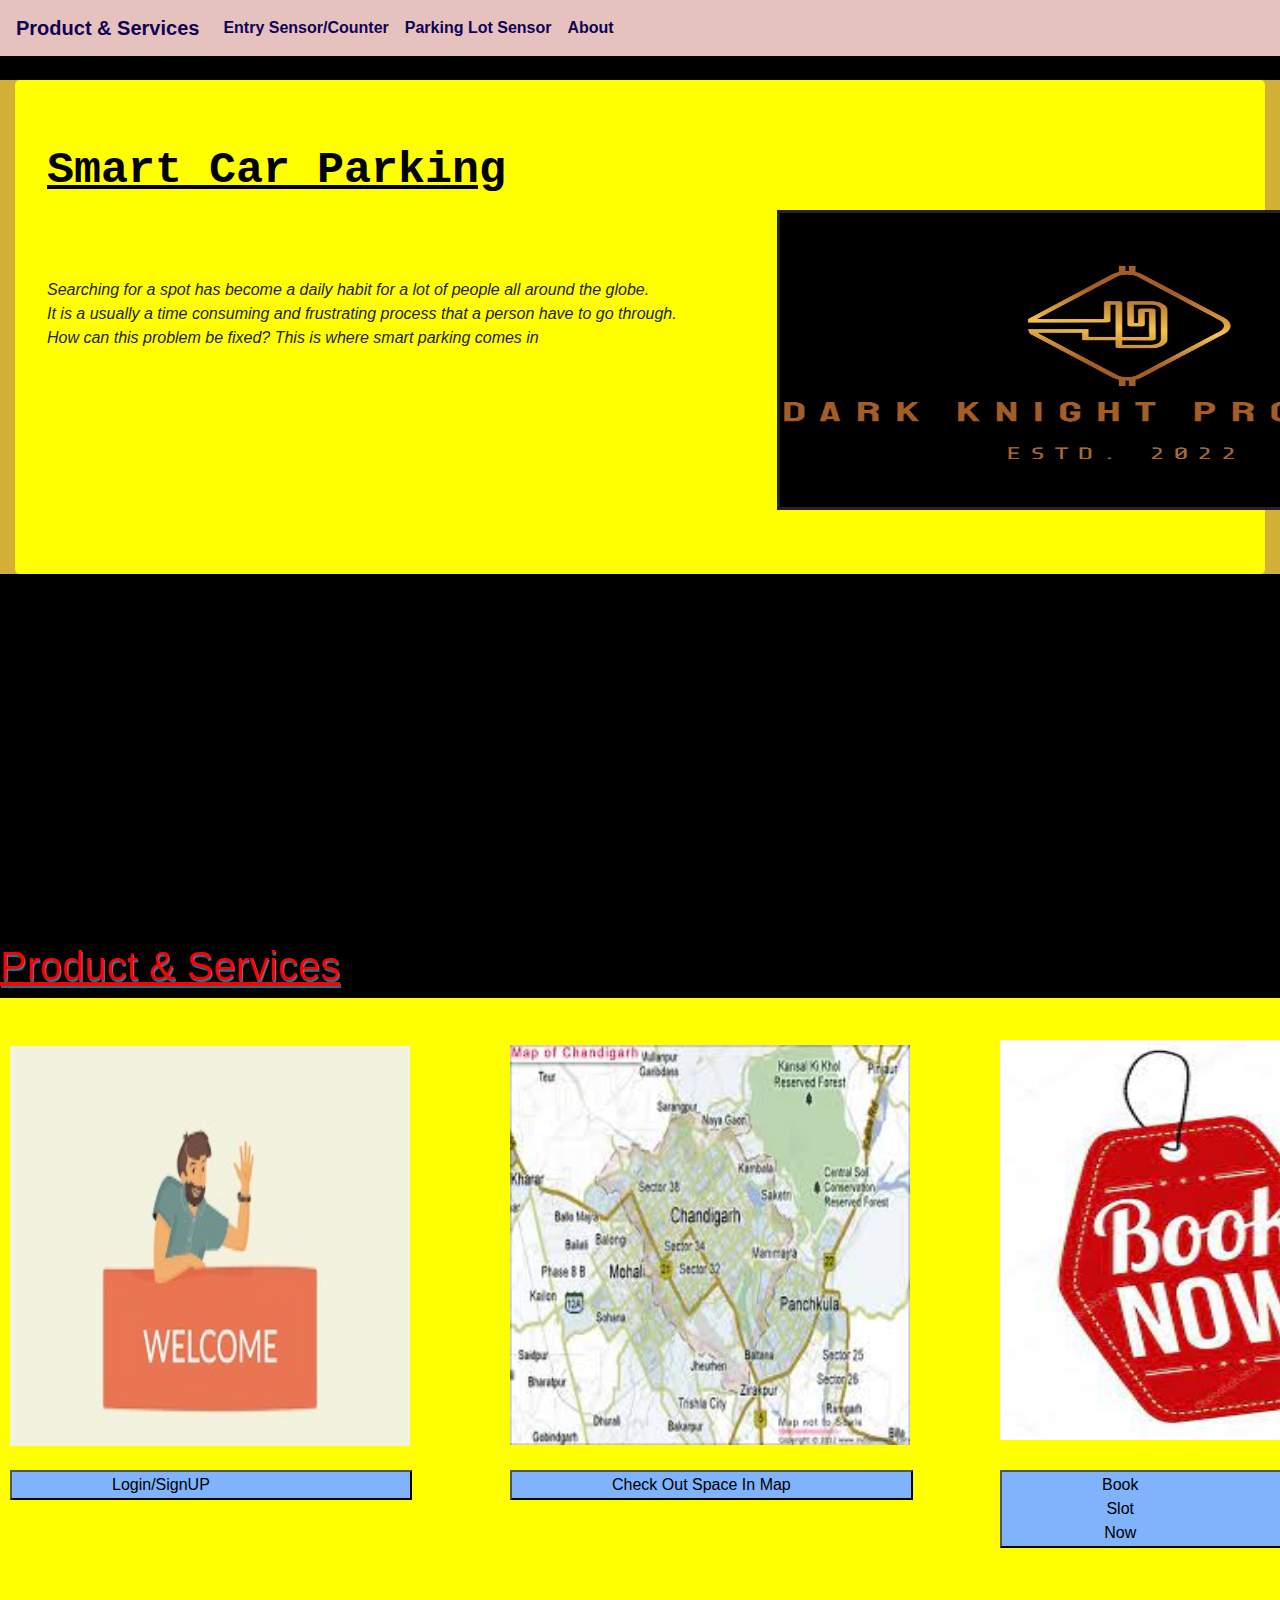
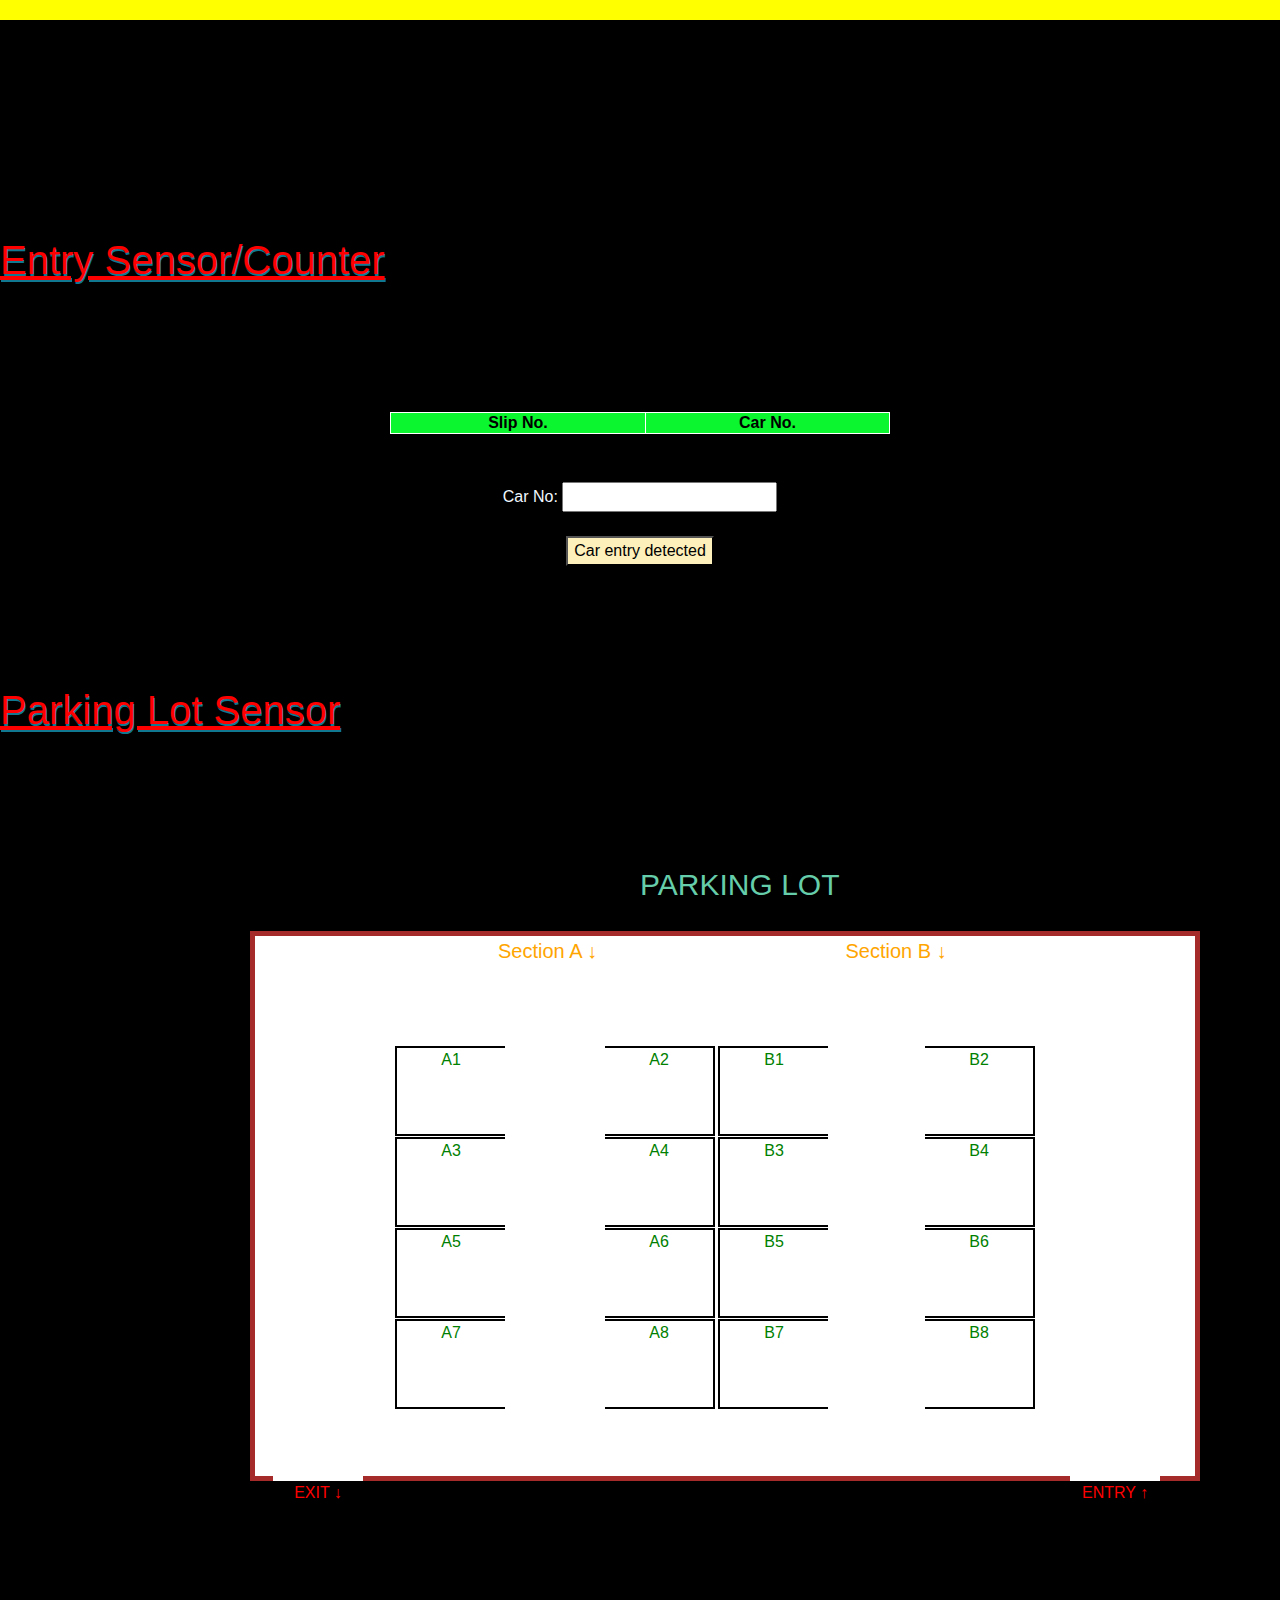
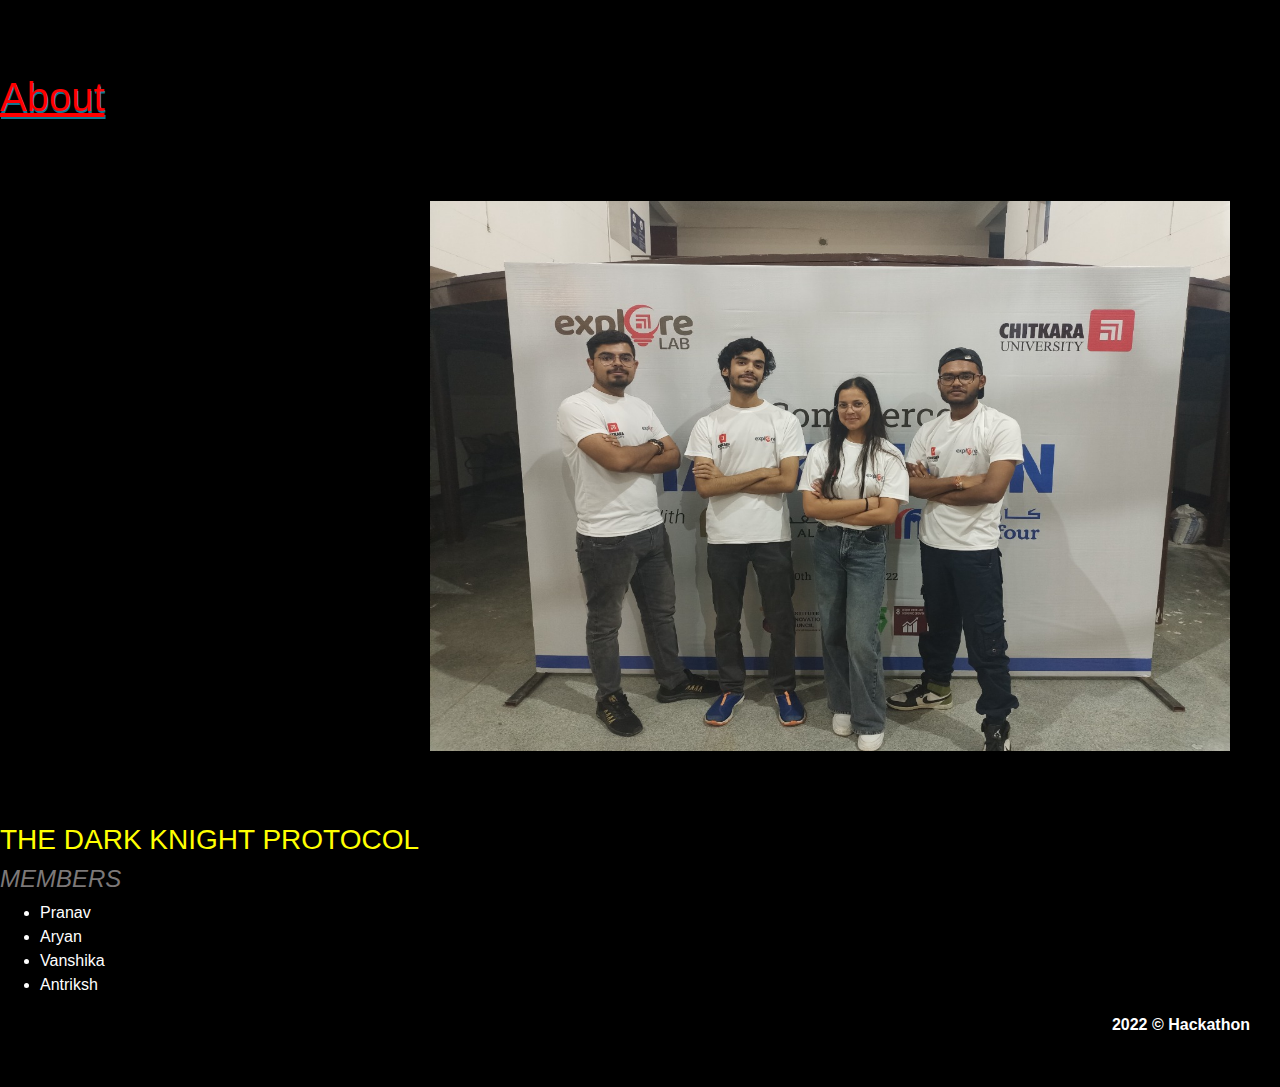
<file: index.html>
<html>
    <head>
        <title>Smart Parking</title>
        <link rel="stylesheet" href="https://maxcdn.bootstrapcdn.com/bootstrap/4.5.2/css/bootstrap.min.css">
        <script src="https://ajax.googleapis.com/ajax/libs/jquery/3.5.1/jquery.min.js">  
        </script>
        <script src="https://cdnjs.cloudflare.com/ajax/libs/popper.js/1.16.0/umd/popper.min.js">
        </script>
        <script src="https://maxcdn.bootstrapcdn.com/bootstrap/4.5.2/js/bootstrap.min.js">
        </script>
        <script src="https://ajax.googleapis.com/ajax/libs/jquery/3.5.1/jquery.min.js"></script>
        <script src="script.js"></script>
        <link rel="stylesheet" href="style.css">
        
    </head>
    <body>
        <nav class="navbar navbar-expand-sm" style="background-color:#E6C2BF;">
            <a class="navbar-brand" href="#product&services" style="color: rgb(16, 3, 84);"><b>Product & Services</b></a>
            <ul class="navbar-nav">
               
                <li class="nav-item" style="align-items: right;">
                    <a class="nav-link active" href="#Entry Sensor/Counter" style="color: rgb(16, 3, 84);"><b>Entry Sensor/Counter</b></a>
                </li>
                <li class="nav-item">
                    <a class="nav-link" href="#Parking Lot Sensor" style="color: rgb(16, 3, 84);"><b>Parking Lot Sensor</b></a>
                </li>
                <li class="nav-item">
                    <a class="nav-link" href="#about" style="color: rgb(16, 3, 84);"><b>About </b></a>
                </li>
            </ul>
        </nav>
        <div class="container-fluid" style=" text-align: center; font: size 20px;">
        
        </div>
        <br>
        <div class="container-fluid" style="background-color:#D4AF37">
            <div class="jumbotron" style="background-color:#FFFF00;" >
                <h1 style="font-family:'Courier New', Courier, monospace;font-size: 45px;color:black"><b><u>Smart Car Parking</u></b></h1>
                <div><br><br><br>
                <i>Searching for a spot has become a daily habit for a lot of people all around the globe.<br> It is a usually a time consuming and frustrating process 
                    that a person have to go through.<br> How can this problem be fixed? This is where smart parking comes in</i>
                </div><div>
                <img src="img/Dark Knight Protocol.jpeg" alt="img" style="border: solid;height:300px;width: 700px;margin-left: 730px;margin-top: -140px;">
            </div>
            </div>
            </div>
        </div><br><br><br><br><br><br><br><br><br><br><br><br><br><br>
        <div id="product&services"><h1 style="color:red; font: size 10px;text-shadow:1px 2px 0px rgb(17, 120, 146);"><u>Product & Services</u></h1></div>
        <div style="background-color: #FFFF00;"><br><br>
            <div class="project1"> 
                <img src="img/download.jpeg" style="width: 400px;height: 400px;margin-left: 10px;"><br><br>
            <a href="assets/login.html">    <button type="button" style="margin-left:10px;padding-left:100px;padding-right:200px;background-color:rgb(127, 179, 251);">Login/SignUP</button></a>
            <div>
                <img src="img/map.jpeg" style="width:400px;height: 400px;margin-left:510px;margin-top: -455px;">
                <button type="button" style="margin-left:510px;margin-top:-30px;padding-left: 100px;padding-right:120px ;background-color:rgb(127, 179, 251);"><a href="assets/map.html" style="text-decoration:none;color: black;">Check Out Space In Map</a></button>
            </div>
            <div>
                <img src="img/book.jpeg" style="width: 400px;height: 400px;margin-left: 1000px;margin-top:-460px;">
                <button type="button" style="padding-left: 100px;padding-right:200px;margin-left:1000px;margin-top:-30px;background-color:rgb(127, 179, 251) ;">Book Slot Now</button>
            </div>
        
          </div>  
          <br><br><br>
        </div>
        <br><br><br><br><br><br><br><br><br>
        <div id="Entry Sensor/Counter"><h1 style="color:red; font: size 10px;text-shadow:1px 2px 0px rgb(17, 120, 146);"><u>Entry Sensor/Counter</u></h1></div><br>
        <br><br><br><br> <center><div> 
        <table style="background-color: rgb(11, 246, 46);color:black;width: 500px;text-align: center;">
            <tr>
              <th>Slip No.</th>
              <th>Car No.</th>
            </tr>
            
          </table>
          <br><br>
          <div class="tab" style="color:aliceblue;">
            <input type="hidden" id="inc" value=1  ></input>
            Car No:   <input type="text" id="SN" name="SN">
         
          <br><br>
          <button onclick="buttonClick()" id="btn1" style="background-color:rgb(254, 240, 186);">Car entry detected</button>
        </div>
    </div></center>
    <br><br><br><br><br>
    
        <div id="Parking Lot Sensor"><h1 style="color:red; font: size 10px;text-shadow:1px 2px 0px rgb(17, 120, 146);"><u>Parking Lot Sensor</u></h1></div><br>
        <br><br><br><br>
            <span style="font-size: 30px;font-family:'Franklin Gothic Medium', 'Arial Narrow', Arial, sans-serif;color:mediumaquamarine;margin-left: 640px;">PARKING LOT</span>
            
                <div ><br>
            <div id="parking lot" style="border: 5px solid brown;height: 550px;width: 950px;margin-left: 250px;background-color: white;">
                <span style="padding:243px;font-size: 20px;color: orange;">Section A &#8595</span>
                <span style="padding:1px;font-size: 20px;color: orange;">Section B &#8595</span>
                <div id="A1" class ="slot" style="border-right: 0;margin-left: 140px;margin-top: 80px;">A1<br><p id="a1" style="display:none;"><b>CAR</b></p></div>
                <div id="A3" class ="slot" style="border-right: 0;margin-left: 140px;margin-top: 1px;">A3<br><p id="a3" style="display:none;"><b>CAR</b></p></div>
                <div id="A5" class ="slot" style="border-right: 0;margin-left: 140px;margin-top: 1px;">A5<br><p id="a5" style="display:none;"><b>CAR</b></p></div>
                <div id="A7" class ="slot" style="border-right: 0;margin-left: 140px;margin-top: 1px;">A7<br><p id="a7" style="display:none;"><b>CAR</b></p></div>
            
            
                <div id="A2" class ="slot" style="border-left: 0;margin-left: 350px;margin-top: -363px;">A2<br><p id="a2" style="display:none;"><b>CAR</b></p></div>
                <div id="A4" class ="slot" style="border-left: 0;margin-left: 350px;margin-top: 1px;">A4<br><p id="a4" style="display:none;"><b>CAR</b></p></div>
                <div id="A6" class ="slot" style="border-left: 0;margin-left: 350px;margin-top: 1px;">A6<br><p id="a6" style="display:none;"><b>CAR</b></p></div>
                <div id="A8" class ="slot" style="border-left: 0;margin-left: 350px;margin-top: 1px;">A8<br><p id="a8" style="display:none;"><b>CAR</b></p></div>
    
                <div id="B1" class ="slot" style="border-right: 0;margin-left: 463px;margin-top: -363px;">B1<br><p id="b1" style="display:none;"><b>CAR</b></p></div>
                <div id="B3" class ="slot" style="border-right: 0;margin-left: 463px;margin-top: 1px;">B3<br><p id="b3" style="display:none;"><b>CAR</b></p></div>
                <div id="B5" class ="slot" style="border-right: 0;margin-left: 463px;margin-top: 1px;">B5<br><p id="b5" style="display:none;"><b>CAR</b></p></div>
                <div id="B7" class ="slot" style="border-right: 0;margin-left: 463px;margin-top: 1px;">B7<br><p id="b7" style="display:none;"><b>CAR</b></p></div>
    
                <div id="B2" class ="slot" style="border-left: 0;margin-left: 670px;margin-top: -363px;">B2<br><p id="b2" style="display:none;"><b>CAR</b></p></div>
                <div id="B4" class ="slot" style="border-left: 0;margin-left: 670px;margin-top: 1px;">B4<br><p id="b4" style="display:none;"><b>CAR</b></p></div>
                <div id="B6" class ="slot" style="border-left: 0;margin-left: 670px;margin-top: 1px;">B6<br><p id="b6" style="display:none;"><b>CAR</b></p></div>
                <div id="B8" class ="slot" style="border-left: 0;margin-left: 670px;margin-top: 1px;">B8<br><p id="b8" style="display:none;"><b>CAR</b></p></div>
    
            </div>
            <div id="entry" style="margin-left: 273px;margin-top:-5px;border: 5px solid white;border-left:0px;border-right:0px;border-bottom:0px;width: 90px;color: red;text-align: center;">EXIT &#8595</div>
            <div id="entry" style="margin-left: 1070px;margin-top:-29px;border: 5px solid white;border-left:0px;border-right:0px;border-bottom:0px;width: 90px;color: red;text-align: center;">ENTRY &#8593</div>
            <br><br><br><br><br>
        </div>
        <br><br>
        <div id="about"><h1 style="color:red; font: size 10px;text-shadow:1px 2px 0px rgb(17, 120, 146);"><u>About</u></h1><br><br><br>
            <img src="img/IMG20220830211123.jpeg" style="width:800px;height:550px;margin-left: 430px;"><br><br><br><br>
            <B><h3 style="color: #FFFF00;">THE DARK KNIGHT PROTOCOL</h3></B>
            <h4><i style="color: rgb(124, 120, 120);">MEMBERS</i></h4>
            <ul style="color: white;"> 
                <li> 
                    Pranav
                </li>
                <li>
                    Aryan
                </li>
                <li>
                   Vanshika
                </li>
                <li>
                   Antriksh
                </li>
            </ul>
        <p style="color: white;text-align: right;margin-right: 30px;"><b>2022 &#169 Hackathon</b><hr><hr></p>
        <p></p>
    </body>
</html>
</file>
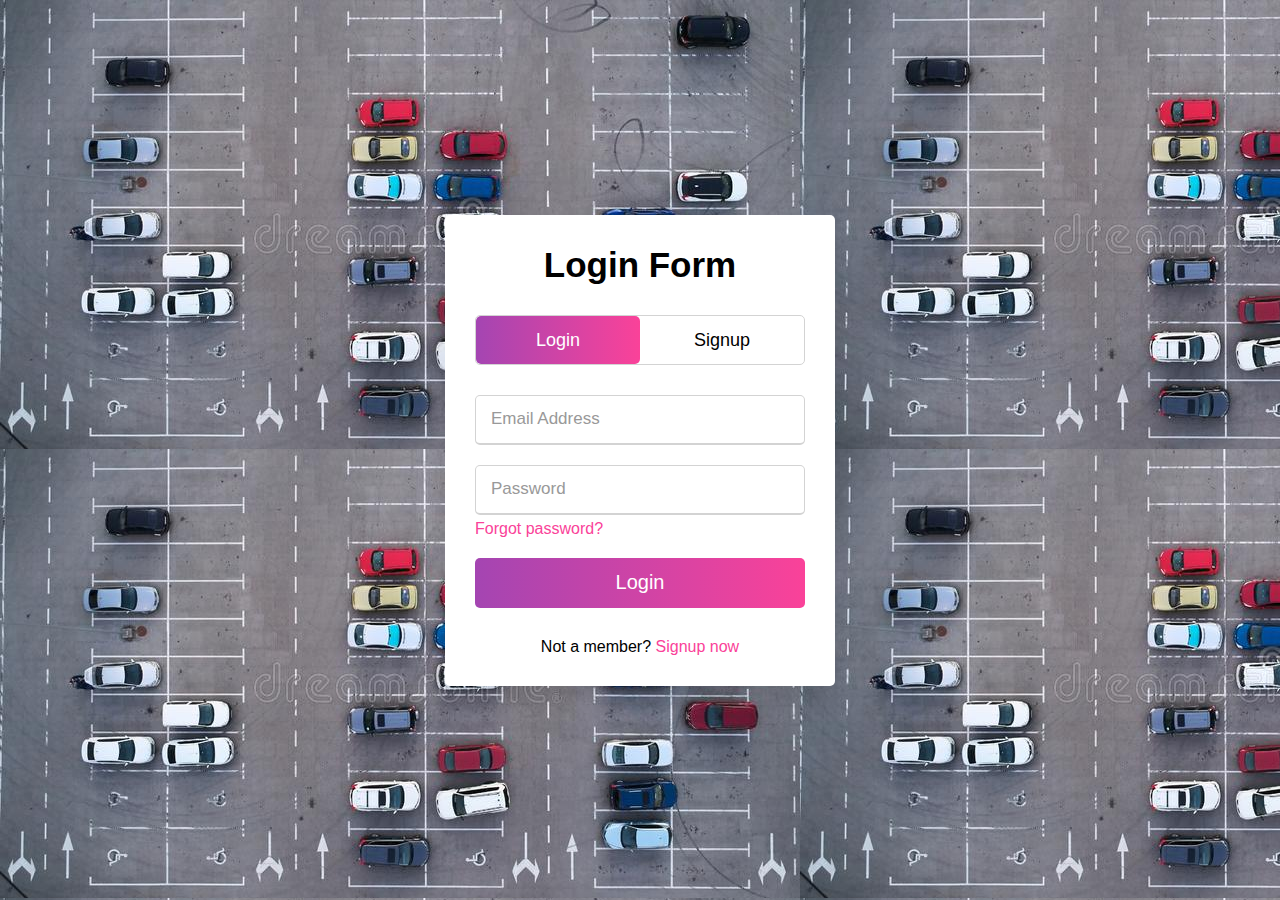
<file: assets/login.html>
<!DOCTYPE html>
<!-- Created By CodingNepal -->
<html lang="en" dir="ltr">
   <head>
      <meta charset="utf-8">
      <title>Login and Registration Form in HTML | CodingNepal</title>
      <link rel="stylesheet" href="login page.css">
      <meta name="viewport" content="width=device-width, initial-scale=1.0">
      <style>
        body{
            background-image: url("parking.jpeg");
        }
      </style>
   </head>
   <body>
      <div class="wrapper">
         <div class="title-text">
            <div class="title login">
               Login Form
            </div>
            <div class="title signup">
               Signup Form
            </div>
         </div>
         <div class="form-container">
            <div class="slide-controls">
               <input type="radio" name="slide" id="login" checked>
               <input type="radio" name="slide" id="signup">
               <label for="login" class="slide login">Login</label>
               <label for="signup" class="slide signup">Signup</label>
               <div class="slider-tab"></div>
            </div>
            <div class="form-inner">
               <form action="#" class="login">
                  <div class="field">
                     <input type="text" placeholder="Email Address" required>
                  </div>
                  <div class="field">
                     <input type="password" placeholder="Password" required>
                  </div>
                  <div class="pass-link">
                     <a href="#">Forgot password?</a>
                  </div>
                  <div class="field btn">
                     <div class="btn-layer"></div>
                     <input type="submit" value="Login">
                  </div>
                  <div class="signup-link">
                     Not a member? <a href="">Signup now</a>
                  </div>
               </form>
               <form action="#" class="signup">
                  <div class="field">
                     <input type="text" placeholder="Email Address" required>
                  </div>
                  <div class="field">
                     <input type="password" placeholder="Password" required>
                  </div>
                  <div class="field">
                     <input type="password" placeholder="Confirm password" required>
                  </div>
                  <div class="field btn">
                     <div class="btn-layer"></div>
                     <input type="submit" value="Signup">
                  </div>
               </form>
            </div>
         </div>
      </div>
      <script>
         const loginText = document.querySelector(".title-text .login");
         const loginForm = document.querySelector("form.login");
         const loginBtn = document.querySelector("label.login");
         const signupBtn = document.querySelector("label.signup");
         const signupLink = document.querySelector("form .signup-link a");
         signupBtn.onclick = (()=>{
           loginForm.style.marginLeft = "-50%";
           loginText.style.marginLeft = "-50%";
         });
         loginBtn.onclick = (()=>{
           loginForm.style.marginLeft = "0%";
           loginText.style.marginLeft = "0%";
         });
         signupLink.onclick = (()=>{
           signupBtn.click();
           return false;
         });
      </script>
   </body>
</html>
</file>
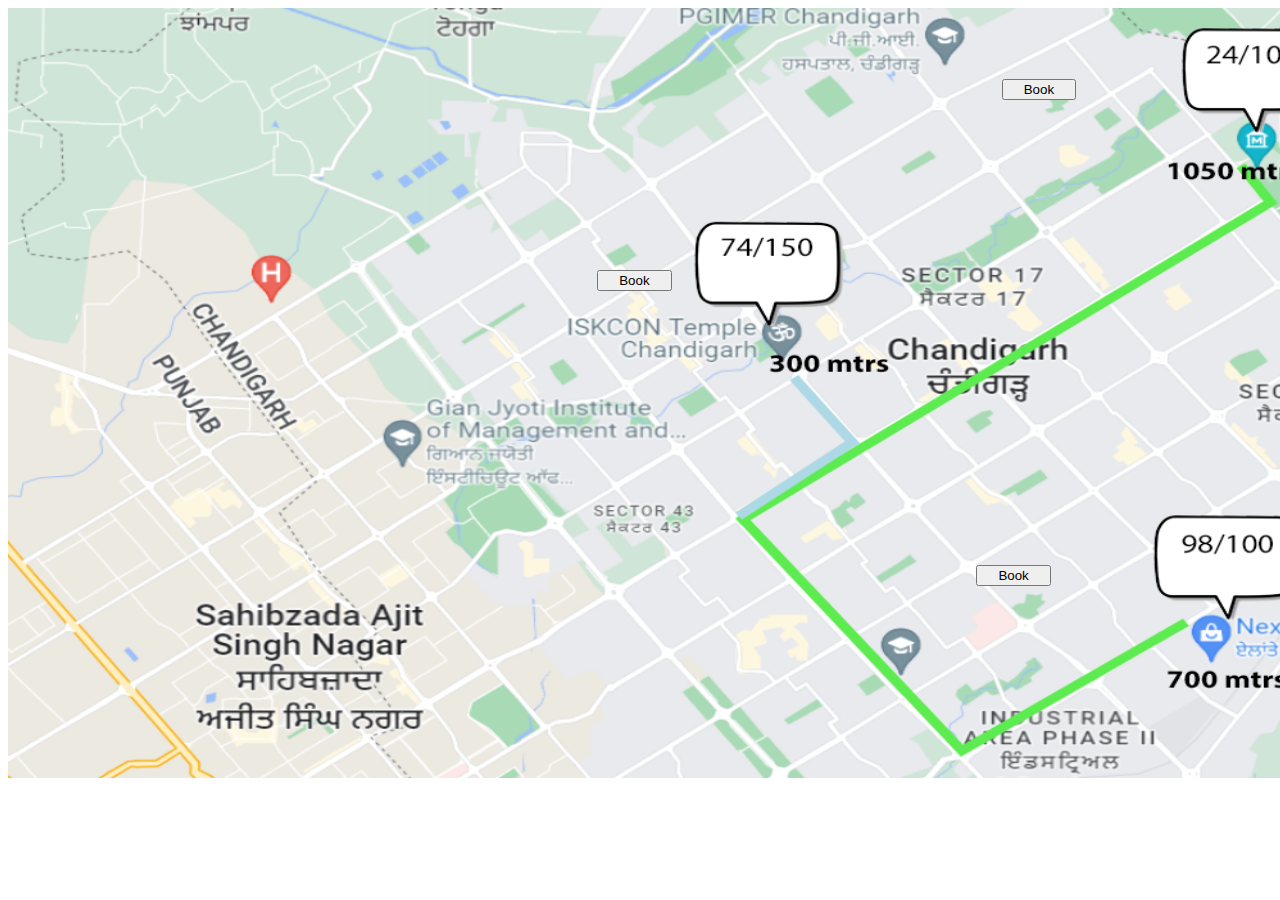
<file: assets/map.html>
<!DOCTYPE html>
<html lang="en">
<head>
    <meta charset="UTF-8">
    <meta http-equiv="X-UA-Compatible" content="IE=edge">
    <meta name="viewport" content="width=device-width, initial-scale=1.0">
    <title>Document</title><style>
      .container {
        position: relative;
    }
    .center {
  position: absolute;
  top: 9%;
  width: 84.5%;
  text-align: right;
  font-size: 18px;
  }
  .center1 {
  position: absolute;
  top: 71%;
  width: 82.5%;
  text-align: right;
  font-size: 25px;
  }
  .center2 {
  position: absolute;
  top: 33.7%;
  width: 52.5%;
  text-align: right;
  font-size: 18px;
  }
  button{
    padding-left: 20px;
    padding-right: 20px;
  }
  </style>
  <script>
    function clock(){
        href="parking lot.html";
    }
</script>
</head>
<body>
    <div class="container">
    <img src="/img/background1.png" alt="Map of Ch" style="width:1520px;height:770px;">
    <div class="center">
       <a href="parking lot3.html"><button id="btn1">Book</button></a>
    </div>
    <div class="center1">
        <a href="parking lot.html"><button id="btn1">Book</button></a>
    </div>
    <div class="center2">
        <a href="parking lot2.html"><button id="btn1">Book</button></a>
    </div>
    </div>
</body>
</html>
</file>
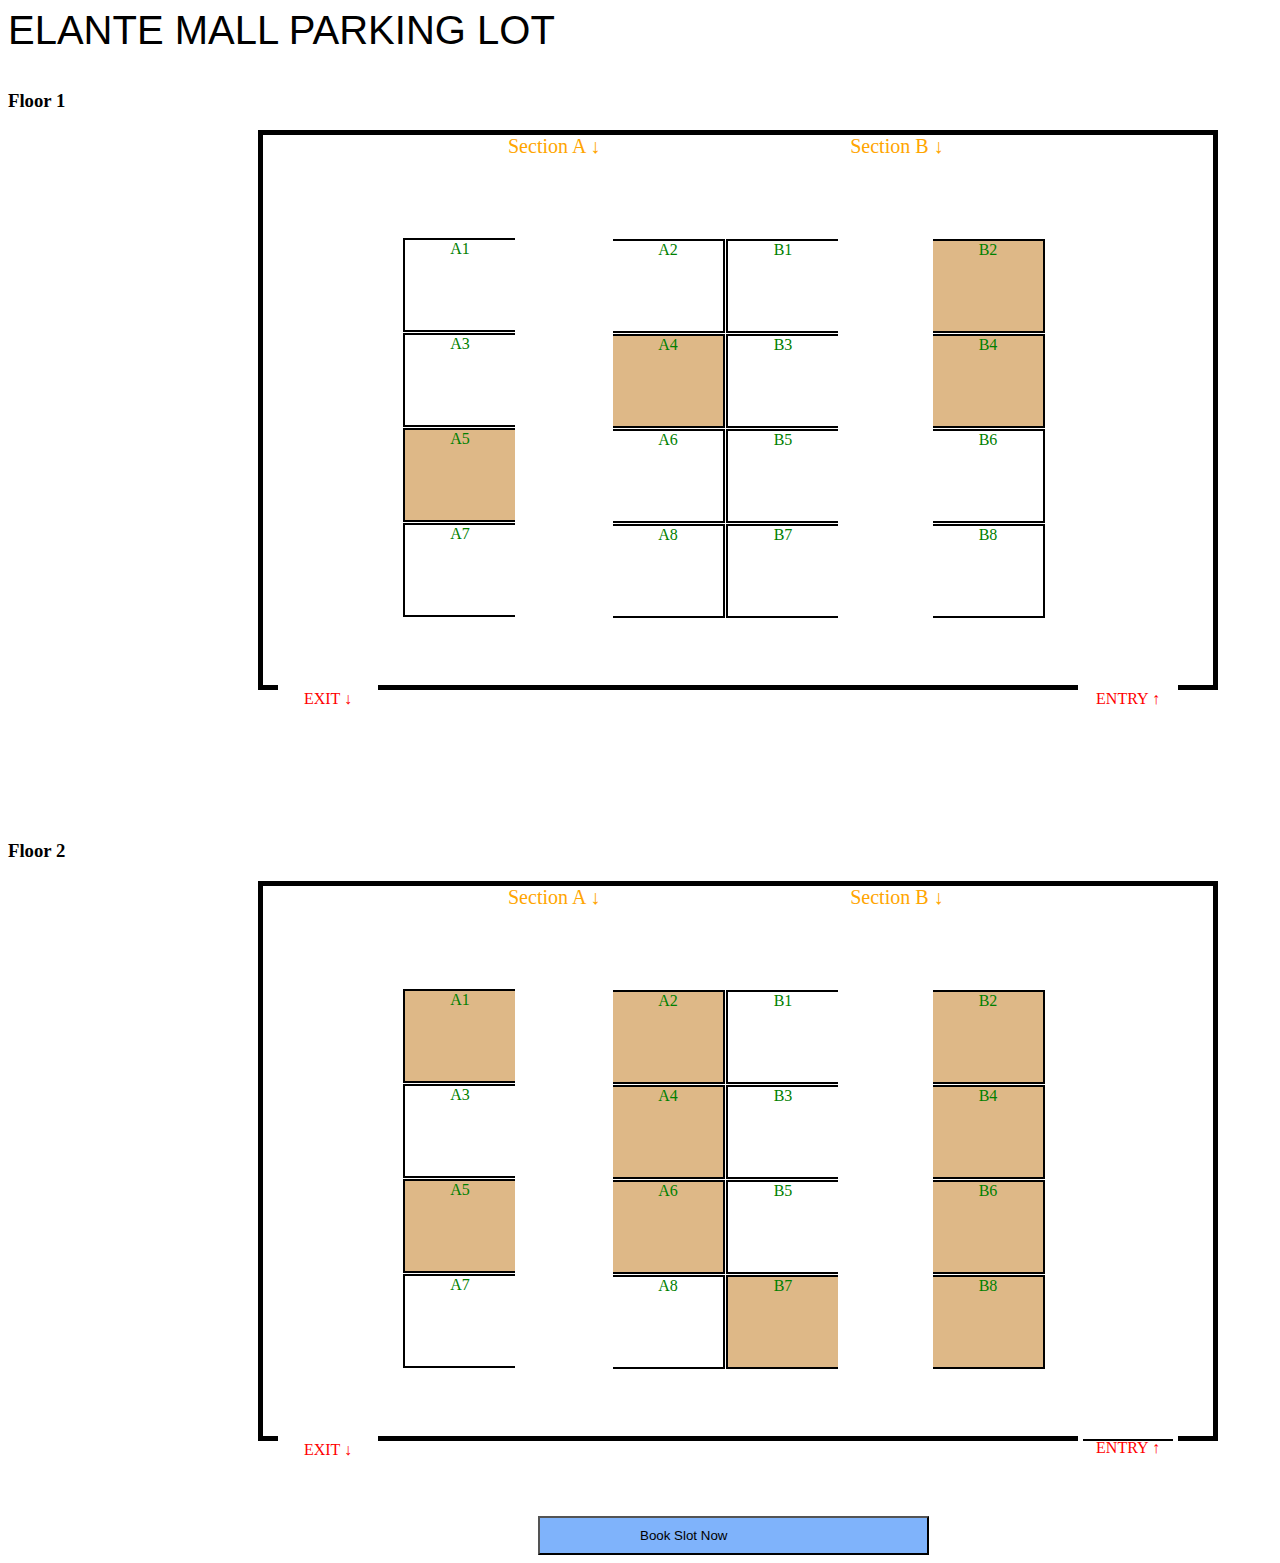
<file: assets/parking lot.html>
<html>
    <head>
       
        
        <style>
            .slot{
                width: 110px;
                height: 90px;
                border: 2px solid black;
                color: green;
                text-align: center;
            }
            .booked{
                background-color: burlywood;
                
            }
        </style>
    </head>
    <body>
        <span style="font-size: 40px;font-family:'Franklin Gothic Medium', 'Arial Narrow', Arial, sans-serif">ELANTE MALL PARKING LOT</span>
        <BR><BR>
            <h3>Floor 1</h3>
        <div id="parking lot" style="border: 5px solid black;height: 550px;width: 950px;margin-left: 250px;">
            <span style="padding:245px;font-size: 20px;color: orange;">Section A &#8595</span>
            <span style="padding:1px;font-size: 20px;color: orange;">Section B &#8595</span>
            <div id="A1" class ="slot" style="border-right: 0;margin-left: 140px;margin-top: 80px;">A1<br><p id="a1" style="display:none;"><b>CAR</b></p></div>
            <div id="A3" class ="slot" style="border-right: 0;margin-left: 140px;margin-top: 1px;">A3<br><p id="a3" style="display:none;"><b>CAR</b></p></div>
            <div id="A5" class ="slot" style="border-right: 0;margin-left: 140px;margin-top: 1px;background-color: burlywood;">A5<br><p id="a5" style="display:none;"><b>CAR</b></p></div>
            <div id="A7" class ="slot" style="border-right: 0;margin-left: 140px;margin-top: 1px;">A7<br><p id="a7" style="display:none;"><b>CAR</b></p></div>
        
        
            <div id="A2" class ="slot" style="border-left: 0;margin-left: 350px;margin-top: -378px;">A2<br><p id="a2" style="display:none;"><b>CAR</b></p></div>
            <div id="A4" class ="slot" style="border-left: 0;margin-left: 350px;margin-top: 1px;background-color: burlywood;">A4<br><p id="a4" style="display:none;"><b>CAR</b></p></div>
            <div id="A6" class ="slot" style="border-left: 0;margin-left: 350px;margin-top: 1px;">A6<br><p id="a6" style="display:none;"><b>CAR</b></p></div>
            <div id="A8" class ="slot" style="border-left: 0;margin-left: 350px;margin-top: 1px;">A8<br><p id="a8" style="display:none;"><b>CAR</b></p></div>

            <div id="B1" class ="slot" style="border-right: 0;margin-left: 463px;margin-top: -379px;">B1<br><p id="b1" style="display:none;"><b>CAR</b></p></div>
            <div id="B3" class ="slot" style="border-right: 0;margin-left: 463px;margin-top: 1px;">B3<br><p id="b3" style="display:none;"><b>CAR</b></p></div>
            <div id="B5" class ="slot" style="border-right: 0;margin-left: 463px;margin-top: 1px;">B5<br><p id="b5" style="display:none;"><b>CAR</b></p></div>
            <div id="B7" class ="slot" style="border-right: 0;margin-left: 463px;margin-top: 1px;">B7<br><p id="b7" style="display:none;"><b>CAR</b></p></div>

            <div id="B2" class ="slot" style="border-left: 0;margin-left: 670px;margin-top: -379px;background-color: burlywood;">B2<br><p id="b2" style="display:none;"><b>CAR</b></p></div>
            <div id="B4" class ="slot" style="border-left: 0;margin-left: 670px;margin-top: 1px;background-color: burlywood;">B4<br><p id="b4" style="display:none;"><b>CAR</b></p></div>
            <div id="B6" class ="slot" style="border-left: 0;margin-left: 670px;margin-top: 1px;">B6<br><p id="b6" style="display:none;"><b>CAR</b></p></div>
            <div id="B8" class ="slot" style="border-left: 0;margin-left: 670px;margin-top: 1px;">B8<br><p id="b8" style="display:none;"><b>CAR</b></p></div>

        </div>
        <div id="entry" style="margin-left: 270px;margin-top:-5px;border: 5px solid white;width: 90px;color: red;text-align: center;">EXIT &#8595</div>
        <div id="entry" style="margin-left: 1070px;margin-top:-28px;border: 5px solid white;width: 90px;color: red;text-align: center;">ENTRY &#8593</div>
<br><br><br><br><br><br>
<H3>Floor 2</H3>
<div id="parking lot" style="border: 5px solid black;height: 550px;width: 950px;margin-left: 250px;">
    <span style="padding:245px;font-size: 20px;color: orange;">Section A &#8595</span>
    <span style="padding:1px;font-size: 20px;color: orange;">Section B &#8595</span>
    <div id="A1" class ="slot" style="border-right: 0;margin-left: 140px;margin-top: 80px;background-color: burlywood;">A1<br><p id="a1" style="display:none;"><b>CAR</b></p></div>
    <div id="A3" class ="slot" style="border-right: 0;margin-left: 140px;margin-top: 1px;">A3<br><p id="a3" style="display:none;"><b>CAR</b></p></div>
    <div id="A5" class ="slot" style="border-right: 0;margin-left: 140px;margin-top: 1px;background-color: burlywood;">A5<br><p id="a5" style="display:none;"><b>CAR</b></p></div>
    <div id="A7" class ="slot" style="border-right: 0;margin-left: 140px;margin-top: 1px;">A7<br><p id="a7" style="display:none;"><b>CAR</b></p></div>


    <div id="A2" class ="slot" style="border-left: 0;margin-left: 350px;margin-top: -378px;background-color: burlywood;">A2<br><p id="a2" style="display:none;"><b>CAR</b></p></div>
    <div id="A4" class ="slot" style="border-left: 0;margin-left: 350px;margin-top: 1px;background-color: burlywood;">A4<br><p id="a4" style="display:none;"><b>CAR</b></p></div>
    <div id="A6" class ="slot" style="border-left: 0;margin-left: 350px;margin-top: 1px;background-color: burlywood;">A6<br><p id="a6" style="display:none;"><b>CAR</b></p></div>
    <div id="A8" class ="slot" style="border-left: 0;margin-left: 350px;margin-top: 1px;">A8<br><p id="a8" style="display:none;"><b>CAR</b></p></div>

    <div id="B1" class ="slot" style="border-right: 0;margin-left: 463px;margin-top: -379px;">B1<br><p id="b1" style="display:none;"><b>CAR</b></p></div>
    <div id="B3" class ="slot" style="border-right: 0;margin-left: 463px;margin-top: 1px;">B3<br><p id="b3" style="display:none;"><b>CAR</b></p></div>
    <div id="B5" class ="slot" style="border-right: 0;margin-left: 463px;margin-top: 1px;">B5<br><p id="b5" style="display:none;"><b>CAR</b></p></div>
    <div id="B7" class ="slot" style="border-right: 0;margin-left: 463px;margin-top: 1px;background-color: burlywood;">B7<br><p id="b7" style="display:none;"><b>CAR</b></p></div>

    <div id="B2" class ="slot" style="border-left: 0;margin-left: 670px;margin-top: -379px;background-color: burlywood;">B2<br><p id="b2" style="display:none;"><b>CAR</b></p></div>
    <div id="B4" class ="slot" style="border-left: 0;margin-left: 670px;margin-top: 1px;background-color: burlywood;">B4<br><p id="b4" style="display:none;"><b>CAR</b></p></div>
    <div id="B6" class ="slot" style="border-left: 0;margin-left: 670px;margin-top: 1px;background-color: burlywood;">B6<br><p id="b6" style="display:none;"><b>CAR</b></p></div>
    <div id="B8" class ="slot" style="border-left: 0;margin-left: 670px;margin-top: 1px;background-color: burlywood;">B8<br><p id="b8" style="display:none;"><b>CAR</b></p></div>
</div>
<div id="entry" style="margin-left: 270px;margin-top:-5px;border: 5px solid white;width: 90px;color: red;text-align: center;">EXIT &#8595</div>
<div id="entry" style="margin-left: 1070px;margin-top:-30px;border: 5px solid white;width: 90px;color: red;text-align: center;">ENTRY &#8593</div>
<br><br><br>

        <button type="button" href="#" style="padding-left: 100px;padding-right:200px;padding-top:10px;padding-bottom:10px;margin-left:530px;background-color:rgb(127, 179, 251) ;">Book Slot Now</button>
    </body>
</html>
</file>
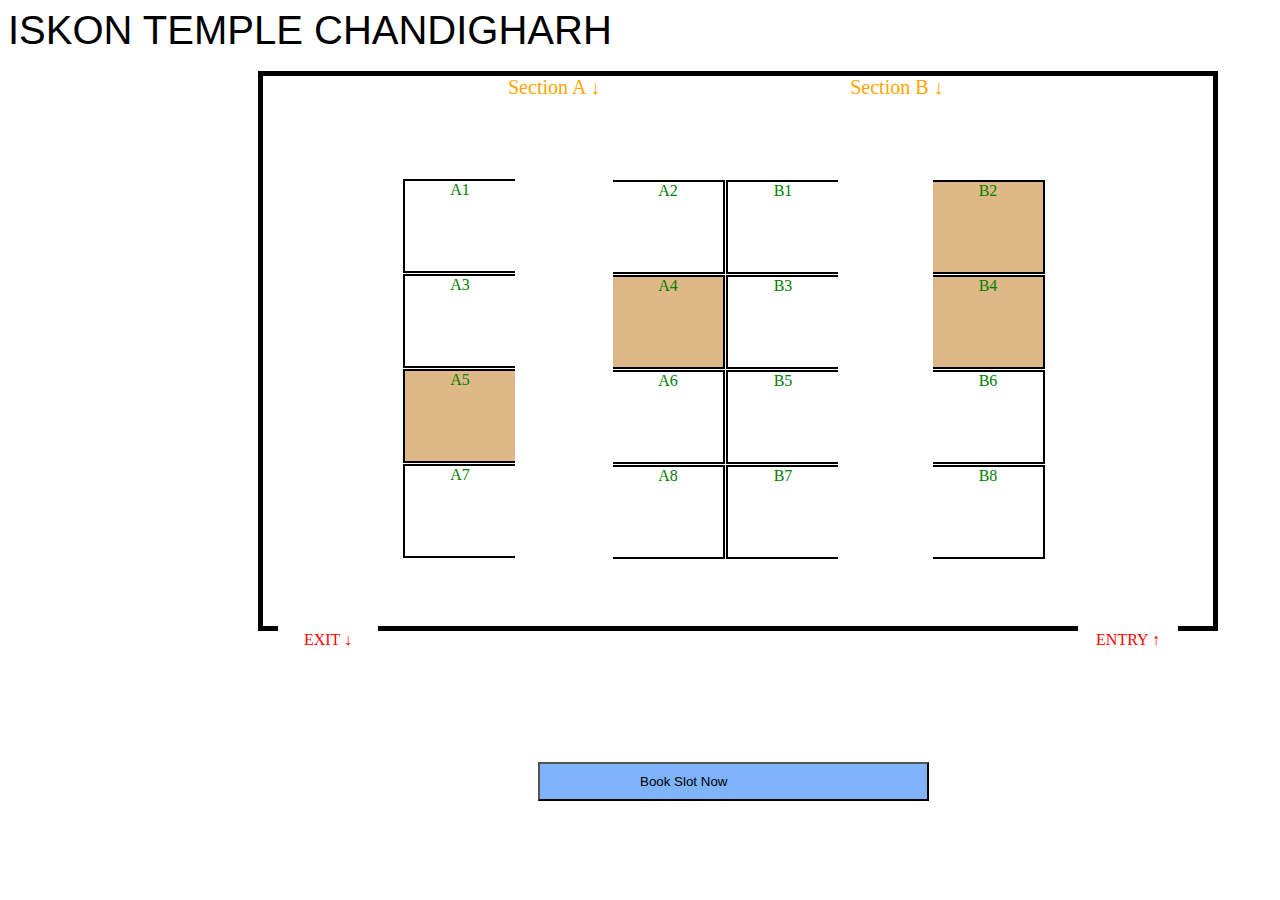
<file: assets/parking lot2.html>
<html>
    <head>
       
        
        <style>
            .slot{
                width: 110px;
                height: 90px;
                border: 2px solid black;
                color: green;
                text-align: center;
            }
            .booked{
                background-color: burlywood;
                
            }
        </style>
    </head>
    <body>
        <span style="font-size: 40px;font-family:'Franklin Gothic Medium', 'Arial Narrow', Arial, sans-serif">ISKON TEMPLE CHANDIGHARH</span>
        <BR><BR>
            
        <div id="parking lot" style="border: 5px solid black;height: 550px;width: 950px;margin-left: 250px;">
            <span style="padding:245px;font-size: 20px;color: orange;">Section A &#8595</span>
            <span style="padding:1px;font-size: 20px;color: orange;">Section B &#8595</span>
            <div id="A1" class ="slot" style="border-right: 0;margin-left: 140px;margin-top: 80px;">A1<br><p id="a1" style="display:none;"><b>CAR</b></p></div>
            <div id="A3" class ="slot" style="border-right: 0;margin-left: 140px;margin-top: 1px;">A3<br><p id="a3" style="display:none;"><b>CAR</b></p></div>
            <div id="A5" class ="slot" style="border-right: 0;margin-left: 140px;margin-top: 1px;background-color: burlywood;">A5<br><p id="a5" style="display:none;"><b>CAR</b></p></div>
            <div id="A7" class ="slot" style="border-right: 0;margin-left: 140px;margin-top: 1px;">A7<br><p id="a7" style="display:none;"><b>CAR</b></p></div>
        
        
            <div id="A2" class ="slot" style="border-left: 0;margin-left: 350px;margin-top: -378px;">A2<br><p id="a2" style="display:none;"><b>CAR</b></p></div>
            <div id="A4" class ="slot" style="border-left: 0;margin-left: 350px;margin-top: 1px;background-color: burlywood;">A4<br><p id="a4" style="display:none;"><b>CAR</b></p></div>
            <div id="A6" class ="slot" style="border-left: 0;margin-left: 350px;margin-top: 1px;">A6<br><p id="a6" style="display:none;"><b>CAR</b></p></div>
            <div id="A8" class ="slot" style="border-left: 0;margin-left: 350px;margin-top: 1px;">A8<br><p id="a8" style="display:none;"><b>CAR</b></p></div>

            <div id="B1" class ="slot" style="border-right: 0;margin-left: 463px;margin-top: -379px;">B1<br><p id="b1" style="display:none;"><b>CAR</b></p></div>
            <div id="B3" class ="slot" style="border-right: 0;margin-left: 463px;margin-top: 1px;">B3<br><p id="b3" style="display:none;"><b>CAR</b></p></div>
            <div id="B5" class ="slot" style="border-right: 0;margin-left: 463px;margin-top: 1px;">B5<br><p id="b5" style="display:none;"><b>CAR</b></p></div>
            <div id="B7" class ="slot" style="border-right: 0;margin-left: 463px;margin-top: 1px;">B7<br><p id="b7" style="display:none;"><b>CAR</b></p></div>

            <div id="B2" class ="slot" style="border-left: 0;margin-left: 670px;margin-top: -379px;background-color: burlywood;">B2<br><p id="b2" style="display:none;"><b>CAR</b></p></div>
            <div id="B4" class ="slot" style="border-left: 0;margin-left: 670px;margin-top: 1px;background-color: burlywood;">B4<br><p id="b4" style="display:none;"><b>CAR</b></p></div>
            <div id="B6" class ="slot" style="border-left: 0;margin-left: 670px;margin-top: 1px;">B6<br><p id="b6" style="display:none;"><b>CAR</b></p></div>
            <div id="B8" class ="slot" style="border-left: 0;margin-left: 670px;margin-top: 1px;">B8<br><p id="b8" style="display:none;"><b>CAR</b></p></div>

        </div>
        <div id="entry" style="margin-left: 270px;margin-top:-5px;border: 5px solid white;width: 90px;color: red;text-align: center;">EXIT &#8595</div>
        <div id="entry" style="margin-left: 1070px;margin-top:-28px;border: 5px solid white;width: 90px;color: red;text-align: center;">ENTRY &#8593</div>
<br><br><br><br><br><br>

        <button type="button" href="#" style="padding-left: 100px;padding-right:200px;padding-top:10px;padding-bottom:10px;margin-left:530px;background-color:rgb(127, 179, 251) ;">Book Slot Now</button>
    </body>
</html>
</file>
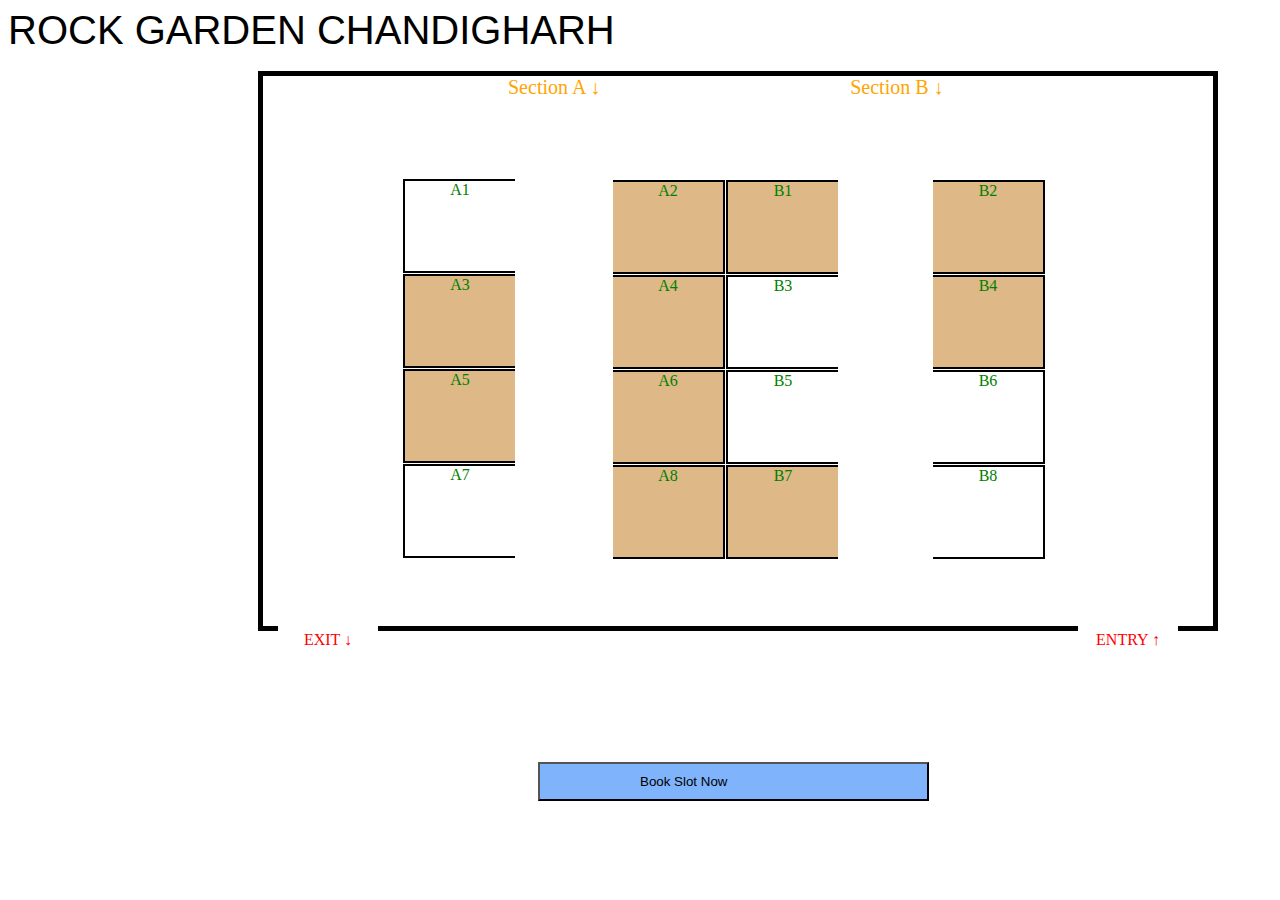
<file: assets/parking lot3.html>
<html>
    <head>
       
        
        <style>
            .slot{
                width: 110px;
                height: 90px;
                border: 2px solid black;
                color: green;
                text-align: center;
            }
            .booked{
                background-color: burlywood;
                
            }
        </style>
    </head>
    <body>
        <span style="font-size: 40px;font-family:'Franklin Gothic Medium', 'Arial Narrow', Arial, sans-serif">ROCK GARDEN CHANDIGHARH</span>
        <BR><BR>
            
        <div id="parking lot" style="border: 5px solid black;height: 550px;width: 950px;margin-left: 250px;">
            <span style="padding:245px;font-size: 20px;color: orange;">Section A &#8595</span>
            <span style="padding:1px;font-size: 20px;color: orange;">Section B &#8595</span>
            <div id="A1" class ="slot" style="border-right: 0;margin-left: 140px;margin-top: 80px;">A1<br><p id="a1" style="display:none;"><b>CAR</b></p></div>
            <div id="A3" class ="slot" style="border-right: 0;margin-left: 140px;margin-top: 1px;background-color: burlywood;">A3<br><p id="a3" style="display:none;"><b>CAR</b></p></div>
            <div id="A5" class ="slot" style="border-right: 0;margin-left: 140px;margin-top: 1px;background-color: burlywood;">A5<br><p id="a5" style="display:none;"><b>CAR</b></p></div>
            <div id="A7" class ="slot" style="border-right: 0;margin-left: 140px;margin-top: 1px;">A7<br><p id="a7" style="display:none;"><b>CAR</b></p></div>
        
        
            <div id="A2" class ="slot" style="border-left: 0;margin-left: 350px;margin-top: -378px;background-color: burlywood;">A2<br><p id="a2" style="display:none;"><b>CAR</b></p></div>
            <div id="A4" class ="slot" style="border-left: 0;margin-left: 350px;margin-top: 1px;background-color: burlywood;">A4<br><p id="a4" style="display:none;"><b>CAR</b></p></div>
            <div id="A6" class ="slot" style="border-left: 0;margin-left: 350px;margin-top: 1px;background-color: burlywood;">A6<br><p id="a6" style="display:none;"><b>CAR</b></p></div>
            <div id="A8" class ="slot" style="border-left: 0;margin-left: 350px;margin-top: 1px;background-color: burlywood;">A8<br><p id="a8" style="display:none;"><b>CAR</b></p></div>

            <div id="B1" class ="slot" style="border-right: 0;margin-left: 463px;margin-top: -379px;background-color: burlywood;">B1<br><p id="b1" style="display:none;"><b>CAR</b></p></div>
            <div id="B3" class ="slot" style="border-right: 0;margin-left: 463px;margin-top: 1px;">B3<br><p id="b3" style="display:none;"><b>CAR</b></p></div>
            <div id="B5" class ="slot" style="border-right: 0;margin-left: 463px;margin-top: 1px;">B5<br><p id="b5" style="display:none;"><b>CAR</b></p></div>
            <div id="B7" class ="slot" style="border-right: 0;margin-left: 463px;margin-top: 1px;background-color: burlywood;">B7<br><p id="b7" style="display:none;"><b>CAR</b></p></div>

            <div id="B2" class ="slot" style="border-left: 0;margin-left: 670px;margin-top: -379px;background-color: burlywood;">B2<br><p id="b2" style="display:none;"><b>CAR</b></p></div>
            <div id="B4" class ="slot" style="border-left: 0;margin-left: 670px;margin-top: 1px;background-color: burlywood;">B4<br><p id="b4" style="display:none;"><b>CAR</b></p></div>
            <div id="B6" class ="slot" style="border-left: 0;margin-left: 670px;margin-top: 1px;">B6<br><p id="b6" style="display:none;"><b>CAR</b></p></div>
            <div id="B8" class ="slot" style="border-left: 0;margin-left: 670px;margin-top: 1px;">B8<br><p id="b8" style="display:none;"><b>CAR</b></p></div>

        </div>
        <div id="entry" style="margin-left: 270px;margin-top:-5px;border: 5px solid white;width: 90px;color: red;text-align: center;">EXIT &#8595</div>
        <div id="entry" style="margin-left: 1070px;margin-top:-28px;border: 5px solid white;width: 90px;color: red;text-align: center;">ENTRY &#8593</div>
<br><br><br><br><br><br>

        <button type="button" href="#" style="padding-left: 100px;padding-right:200px;padding-top:10px;padding-bottom:10px;margin-left:530px;background-color:rgb(127, 179, 251) ;">Book Slot Now</button>
    </body>
</html>
</file>
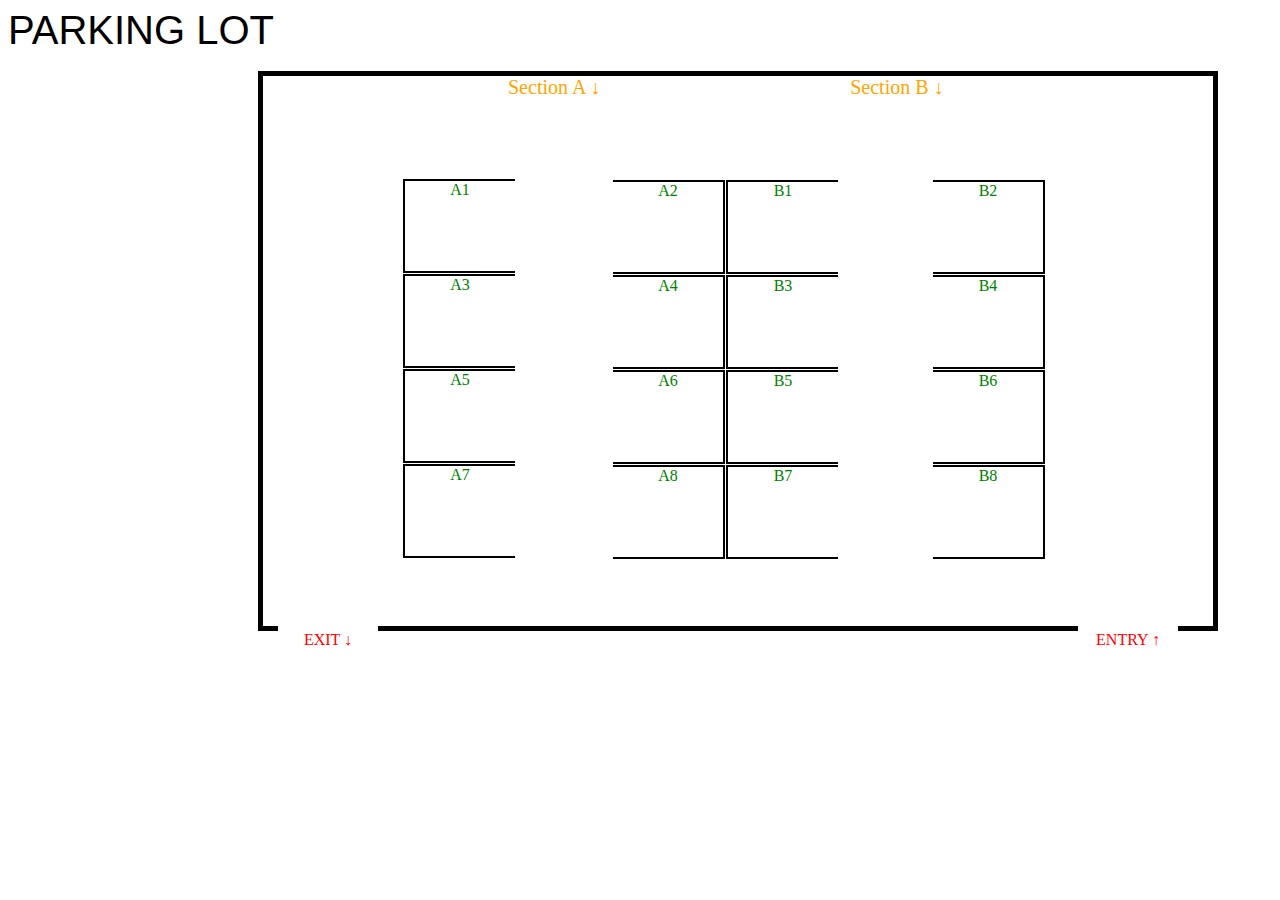
<file: assets/site.html>
<html>
    <head>
       
        <script src="https://ajax.googleapis.com/ajax/libs/jquery/3.2.1/jquery.min.js"></script>
        <script>
            $(document).ready(function(){
                $(".slot").click(function(){
                    $(this).toggleClass("booked");
                });
                
                $("#A1").click(function(){
                    $("#a1").toggle();
                });
                $("#A2").click(function(){
                    $("#a2").toggle();
                });
                $("#A3").click(function(){
                    $("#a3").toggle();
                });
                $("#A4").click(function(){
                    $("#a4").toggle();
                });
                $("#A5").click(function(){
                    $("#a5").toggle();
                });
                $("#A6").click(function(){
                    $("#a6").toggle();
                });
                $("#A7").click(function(){
                    $("#a7").toggle();
                });
                $("#A8").click(function(){
                    $("#a8").toggle();
                });
                $("#B1").click(function(){
                    $("#b1").toggle();
                });
                $("#B2").click(function(){
                    $("#b2").toggle();
                });
                $("#B3").click(function(){
                    $("#b3").toggle();
                });
                $("#B4").click(function(){
                    $("#b4").toggle();
                });
                $("#B5").click(function(){
                    $("#b5").toggle();
                });
                $("#B6").click(function(){
                    $("#b6").toggle();
                });
                $("#B7").click(function(){
                    $("#b7").toggle();
                });
                $("#B8").click(function(){
                    $("#b8").toggle();
                });
            });
        </script> 
        <style>
            .slot{
                width: 110px;
                height: 90px;
                border: 2px solid black;
                color: green;
                text-align: center;
            }
            .booked{
                background-color: burlywood;
                
            }
        </style>
    </head>
    <body>
        <span style="font-size: 40px;font-family:'Franklin Gothic Medium', 'Arial Narrow', Arial, sans-serif">PARKING LOT</span>
        <BR><BR>
        <div id="parking lot" style="border: 5px solid black;height: 550px;width: 950px;margin-left: 250px;">
            <span style="padding:245px;font-size: 20px;color: orange;">Section A &#8595</span>
            <span style="padding:1px;font-size: 20px;color: orange;">Section B &#8595</span>
            <div id="A1" class ="slot" style="border-right: 0;margin-left: 140px;margin-top: 80px;">A1<br><p id="a1" style="display:none;"><b>CAR</b></p></div>
            <div id="A3" class ="slot" style="border-right: 0;margin-left: 140px;margin-top: 1px;">A3<br><p id="a3" style="display:none;"><b>CAR</b></p></div>
            <div id="A5" class ="slot" style="border-right: 0;margin-left: 140px;margin-top: 1px;">A5<br><p id="a5" style="display:none;"><b>CAR</b></p></div>
            <div id="A7" class ="slot" style="border-right: 0;margin-left: 140px;margin-top: 1px;">A7<br><p id="a7" style="display:none;"><b>CAR</b></p></div>
        
        
            <div id="A2" class ="slot" style="border-left: 0;margin-left: 350px;margin-top: -378px;">A2<br><p id="a2" style="display:none;"><b>CAR</b></p></div>
            <div id="A4" class ="slot" style="border-left: 0;margin-left: 350px;margin-top: 1px;">A4<br><p id="a4" style="display:none;"><b>CAR</b></p></div>
            <div id="A6" class ="slot" style="border-left: 0;margin-left: 350px;margin-top: 1px;">A6<br><p id="a6" style="display:none;"><b>CAR</b></p></div>
            <div id="A8" class ="slot" style="border-left: 0;margin-left: 350px;margin-top: 1px;">A8<br><p id="a8" style="display:none;"><b>CAR</b></p></div>

            <div id="B1" class ="slot" style="border-right: 0;margin-left: 463px;margin-top: -379px;">B1<br><p id="b1" style="display:none;"><b>CAR</b></p></div>
            <div id="B3" class ="slot" style="border-right: 0;margin-left: 463px;margin-top: 1px;">B3<br><p id="b3" style="display:none;"><b>CAR</b></p></div>
            <div id="B5" class ="slot" style="border-right: 0;margin-left: 463px;margin-top: 1px;">B5<br><p id="b5" style="display:none;"><b>CAR</b></p></div>
            <div id="B7" class ="slot" style="border-right: 0;margin-left: 463px;margin-top: 1px;">B7<br><p id="b7" style="display:none;"><b>CAR</b></p></div>

            <div id="B2" class ="slot" style="border-left: 0;margin-left: 670px;margin-top: -379px;">B2<br><p id="b2" style="display:none;"><b>CAR</b></p></div>
            <div id="B4" class ="slot" style="border-left: 0;margin-left: 670px;margin-top: 1px;">B4<br><p id="b4" style="display:none;"><b>CAR</b></p></div>
            <div id="B6" class ="slot" style="border-left: 0;margin-left: 670px;margin-top: 1px;">B6<br><p id="b6" style="display:none;"><b>CAR</b></p></div>
            <div id="B8" class ="slot" style="border-left: 0;margin-left: 670px;margin-top: 1px;">B8<br><p id="b8" style="display:none;"><b>CAR</b></p></div>

        </div>
        <div id="entry" style="margin-left: 270px;margin-top:-5px;border: 5px solid white;width: 90px;color: red;text-align: center;">EXIT &#8595</div>
        <div id="entry" style="margin-left: 1070px;margin-top:-28px;border: 5px solid white;width: 90px;color: red;text-align: center;">ENTRY &#8593</div>
    </body>
</html>
</file>
<file: style.css>
body{
    background-color: black;
}
.nav-item{
    text-align: right;
    /* x */
}
h2{
font-family: 'Lucida Sans', 'Lucida Sans Regular', 'Lucida Grande', 'Lucida Sans Unicode', Geneva, Verdana, sans-serif;
color: white;
}
p{
    color: black;
   text-align: center;
   /* font-size: 50px; */
}
hr{
    color:white;
}
table, th, td {
border: 1px solid white;
}
table{
color:azure;
}
.slot{
    width: 110px;
    height: 90px;
    border: 2px solid black;
    color: green;
    text-align: center;
}
.booked{
    background-color: burlywood;
    
}
</file>
<file: assets/login page.css>
@import url('parking.jpeg');
*{
  margin: 0;
  padding: 0;
  box-sizing: border-box;
  font-family: 'Poppins', sans-serif;
}
html,body{
  display: grid;
  height: 100%;
  width: 100%;
  place-items: center;
  background: -webkit-linear-gradient(left, #a445b2, #fa4299);
}
::selection{
  background: #fa4299;
  color: #fff;
}
.wrapper{
  overflow: hidden;
  max-width: 390px;
  background: #fff;
  padding: 30px;
  border-radius: 5px;
  box-shadow: 0px 15px 20px rgba(0,0,0,0.1);
}
.wrapper .title-text{
  display: flex;
  width: 200%;
}
.wrapper .title{
  width: 50%;
  font-size: 35px;
  font-weight: 600;
  text-align: center;
  transition: all 0.6s cubic-bezier(0.68,-0.55,0.265,1.55);
}
.wrapper .slide-controls{
  position: relative;
  display: flex;
  height: 50px;
  width: 100%;
  overflow: hidden;
  margin: 30px 0 10px 0;
  justify-content: space-between;
  border: 1px solid lightgrey;
  border-radius: 5px;
}
.slide-controls .slide{
  height: 100%;
  width: 100%;
  color: #fff;
  font-size: 18px;
  font-weight: 500;
  text-align: center;
  line-height: 48px;
  cursor: pointer;
  z-index: 1;
  transition: all 0.6s ease;
}
.slide-controls label.signup{
  color: #000;
}
.slide-controls .slider-tab{
  position: absolute;
  height: 100%;
  width: 50%;
  left: 0;
  z-index: 0;
  border-radius: 5px;
  background: -webkit-linear-gradient(left, #a445b2, #fa4299);
  transition: all 0.6s cubic-bezier(0.68,-0.55,0.265,1.55);
}
input[type="radio"]{
  display: none;
}
#signup:checked ~ .slider-tab{
  left: 50%;
}
#signup:checked ~ label.signup{
  color: #fff;
  cursor: default;
  user-select: none;
}
#signup:checked ~ label.login{
  color: #000;
}
#login:checked ~ label.signup{
  color: #000;
}
#login:checked ~ label.login{
  cursor: default;
  user-select: none;
}
.wrapper .form-container{
  width: 100%;
  overflow: hidden;
}
.form-container .form-inner{
  display: flex;
  width: 200%;
  opacity: 1;
}
.form-container .form-inner form{
  width: 50%;
  transition: all 0.6s cubic-bezier(0.68,-0.55,0.265,1.55);
}
.form-inner form .field{
  height: 50px;
  width: 100%;
  margin-top: 20px;
}
.form-inner form .field input{
  height: 100%;
  width: 100%;
  outline: none;
  padding-left: 15px;
  border-radius: 5px;
  border: 1px solid lightgrey;
  border-bottom-width: 2px;
  font-size: 17px;
  transition: all 0.3s ease;
}
.form-inner form .field input:focus{
  border-color: #fc83bb;
  /* box-shadow: inset 0 0 3px #fb6aae; */
}
.form-inner form .field input::placeholder{
  color: #999;
  transition: all 0.3s ease;
}
form .field input:focus::placeholder{
  color: #b3b3b3;
}
.form-inner form .pass-link{
  margin-top: 5px;
}
.form-inner form .signup-link{
  text-align: center;
  margin-top: 30px;
}
.form-inner form .pass-link a,
.form-inner form .signup-link a{
  color: #fa4299;
  text-decoration: none;
}
.form-inner form .pass-link a:hover,
.form-inner form .signup-link a:hover{
  text-decoration: underline;
}
form .btn{
  height: 50px;
  width: 100%;
  border-radius: 5px;
  position: relative;
  overflow: hidden;
  opacity: 1;
}
form .btn .btn-layer{
  height: 100%;
  width: 300%;
  position: absolute;
  left: -100%;
  background: -webkit-linear-gradient(right, #a445b2, #fa4299, #a445b2, #fa4299);
  border-radius: 5px;
  transition: all 0.4s ease;
  opacity: 1;
}
form .btn:hover .btn-layer{
  left: 0;

}
form .btn input[type="submit"]{
  height: 100%;
  width: 100%;
  z-index: 1;
  position: relative;
  background: none;
  border: none;
  color: #fff;
  padding-left: 0;
  border-radius: 5px;
  font-size: 20px;
  font-weight: 500;
  cursor: pointer;
  opacity: 1;
}
</file>
